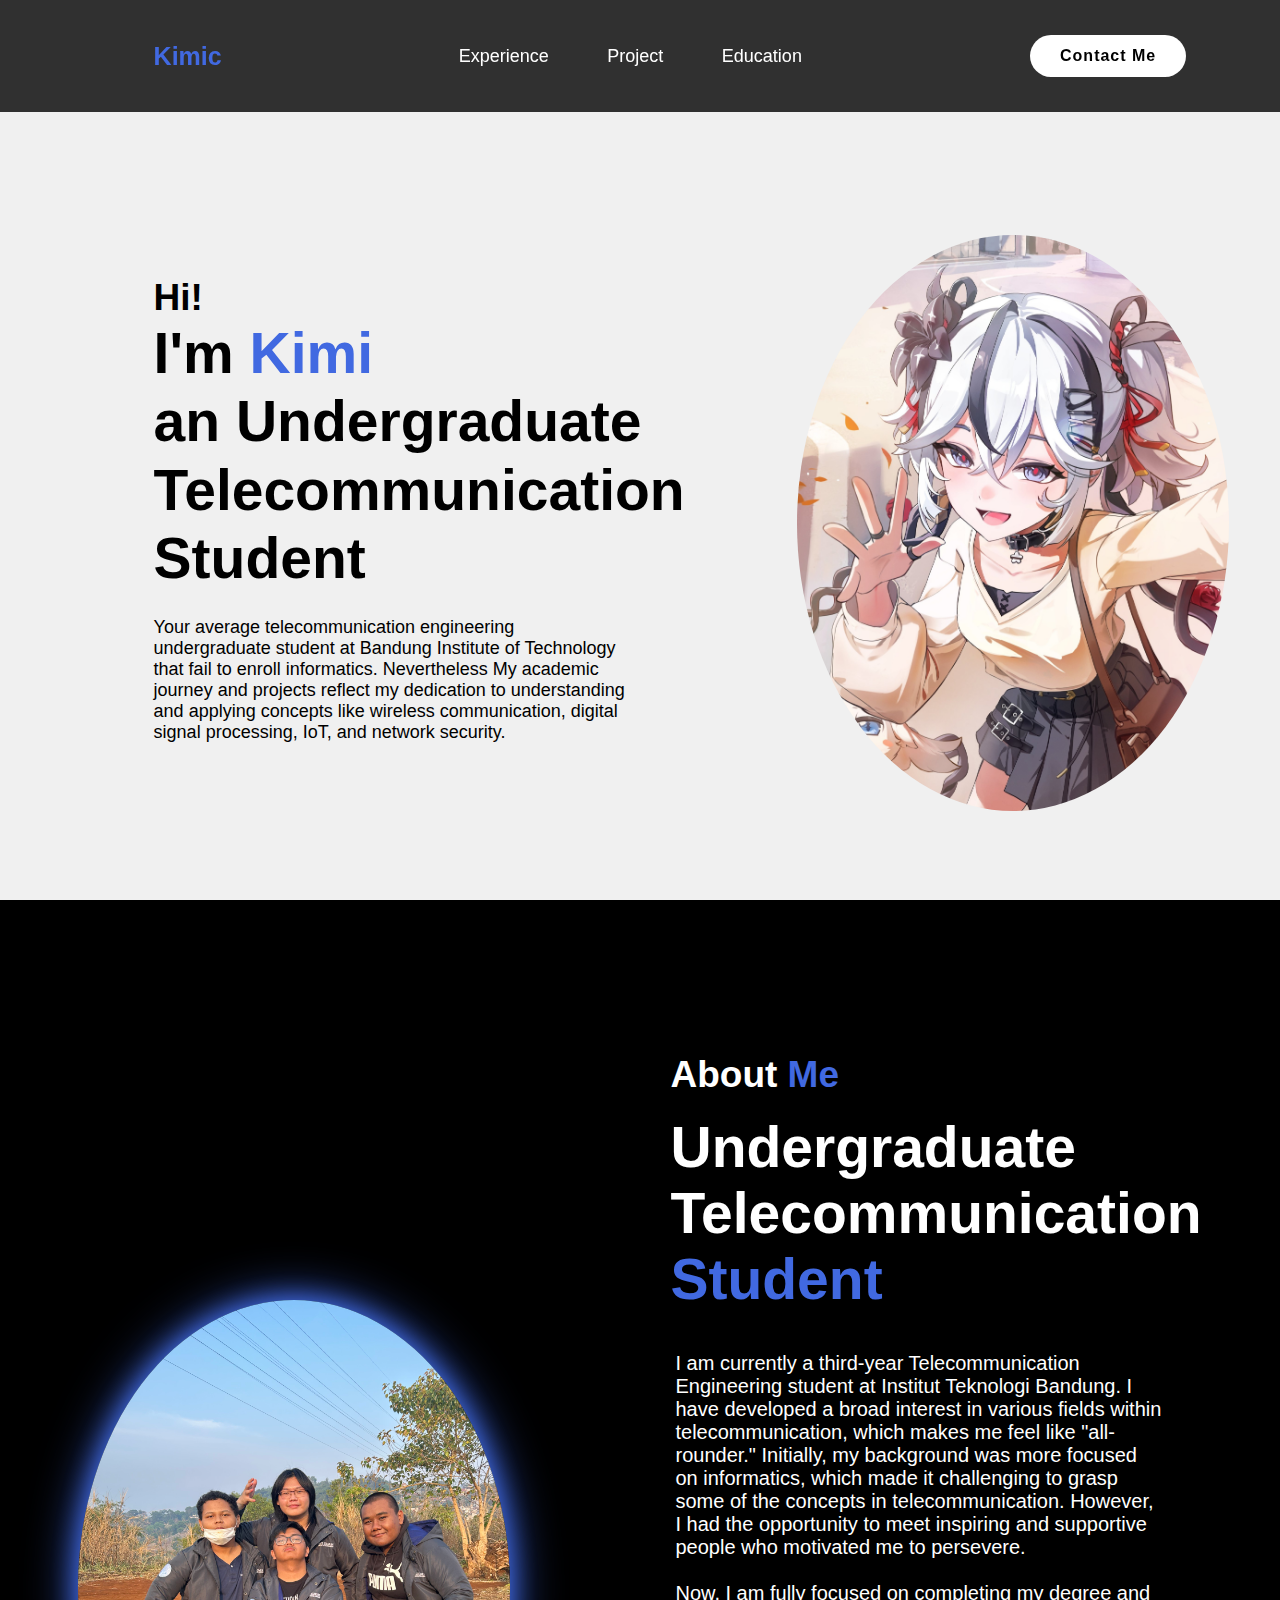
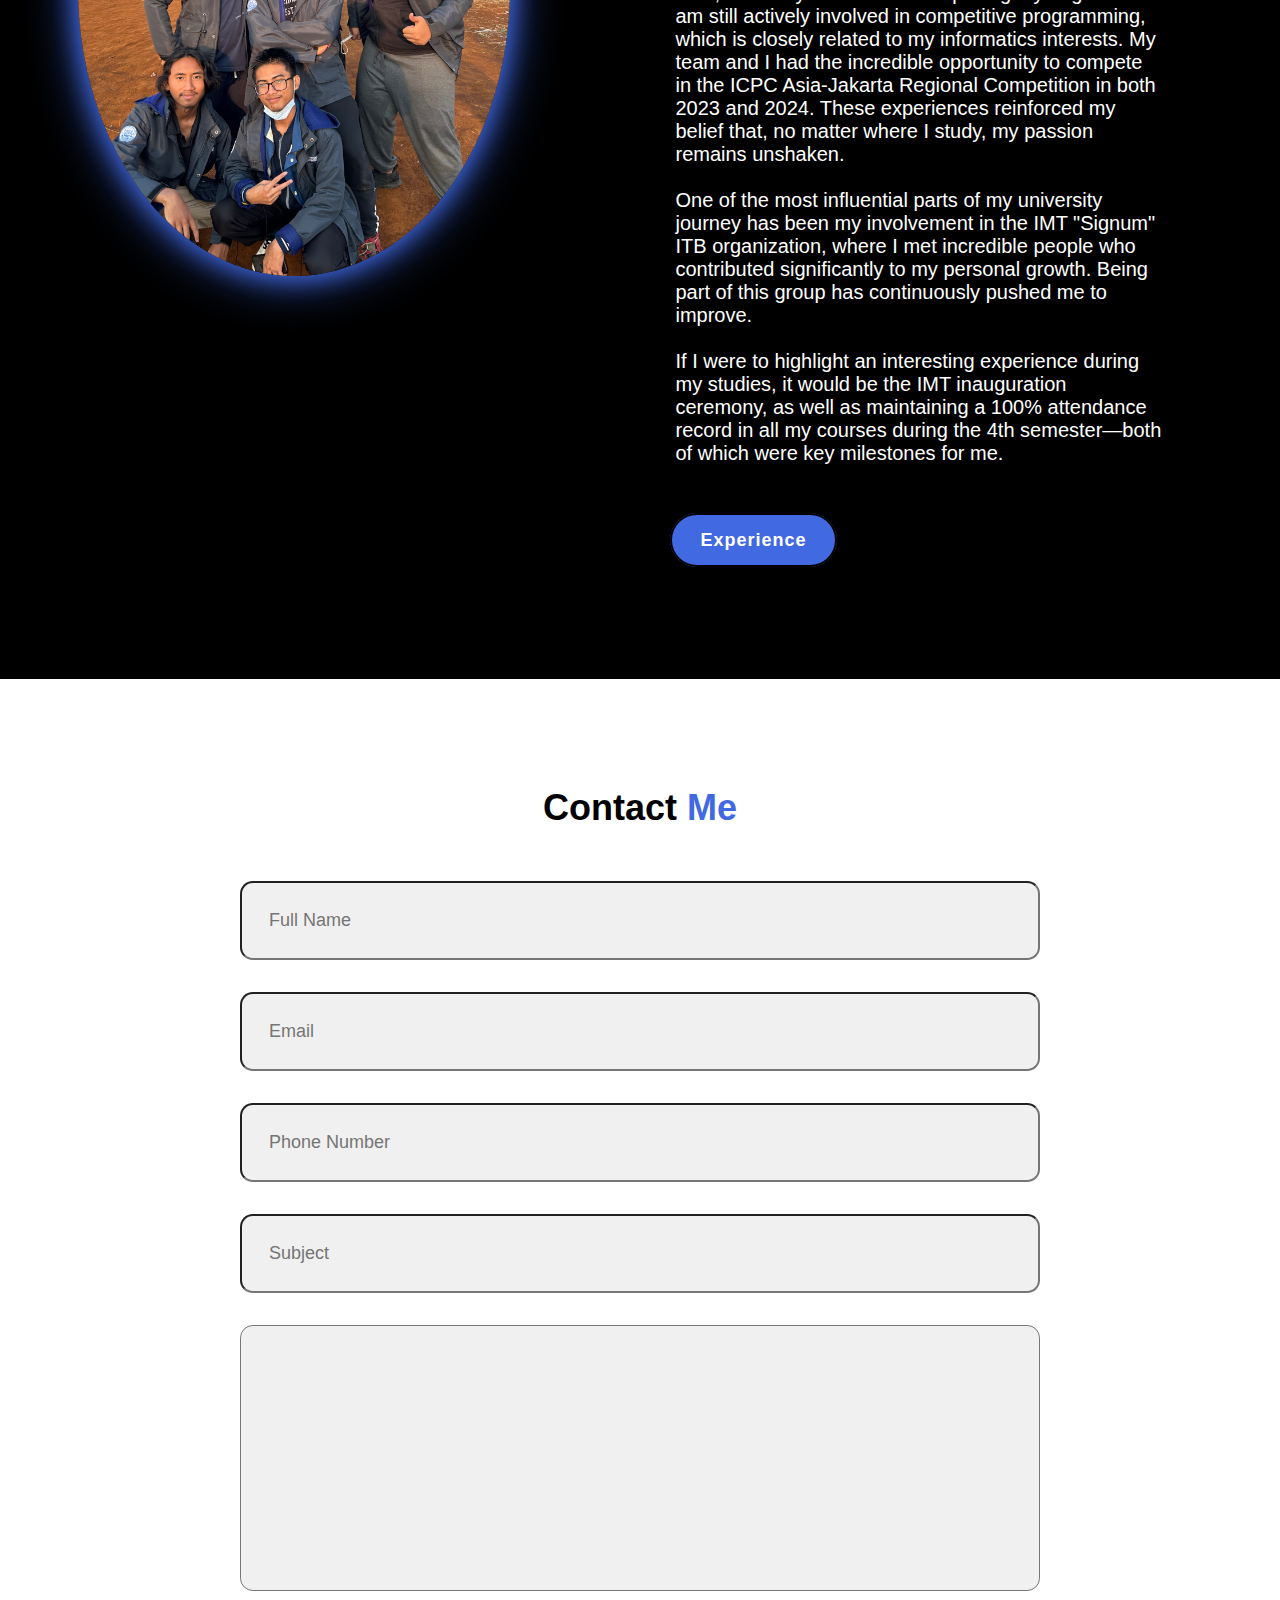
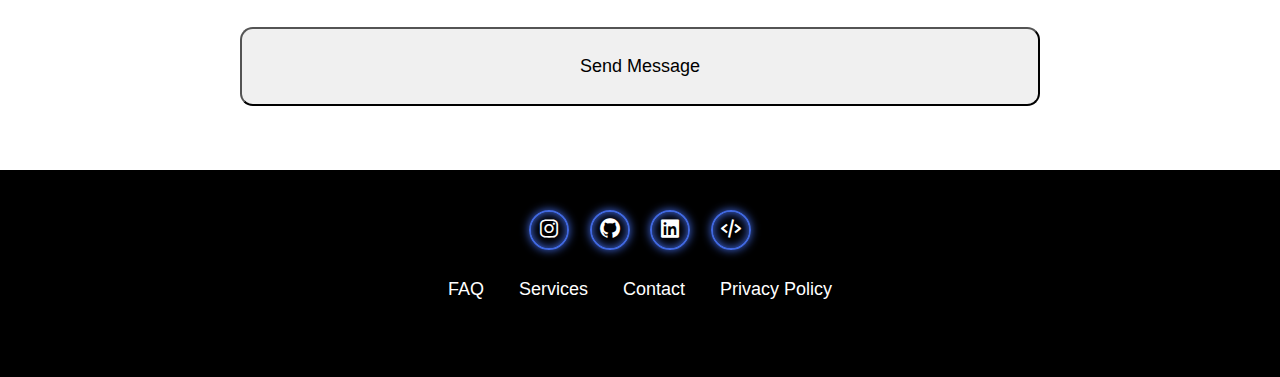
<file: index.html>
<!DOCTYPE html>
<html lang="en">
<head>
    <meta charset="UTF-8"
    <meta name="viewport" content="width=device-width, initial-scale=1.0">
    <title>
        profile-kimic
    </title>
    <link rel="stylesheet" href="style.css">
    <link href='https://unpkg.com/boxicons@2.1.4/css/boxicons.min.css' rel='stylesheet'>
</head>
<body>
    <header class="header">
        <a href="#" class="logo"><span>Kimic
        </span></a>

    


        <nav class="navbar">
            <a href="#exp">Experience</a>
            <a href="KIMI-IOT-PROJECT.pdf" download target="_blank">Project</a>
            <a href="https://itb.ac.id/">Education</a>
    
        </nav>

    
        <a href="#contact-me" class="contact">Contact Me</a>
        <i class='bx bx-menu menu-icon'></i>
    </header>

    <section class="home">
        <div class="home-content">
            <h3>Hi!</h3>
            <h1>I'm <span>Kimi<br></span>an Undergraduate Telecommunication Student</h1>

            <p>Your average telecommunication engineering
                undergraduate student at Bandung Institute of Technology that fail to enroll informatics. Nevertheless
                My academic journey and projects reflect my dedication to understanding 
                and applying concepts like wireless communication, digital signal processing, 
                IoT, and network security.
            </p>

            
            
        </div>
        <div class="img-box">
            <img src="camellya.jpg" alt="">
        </div>
    </section>

    <section class="about" id="exp">
        <div class="about-img">
            <img src="about.jpg" alt="">
        </div>

        <div class="about-content">
            <h2 class="heading">About <span>Me</span></h2><br>
            <h3>Undergraduate Telecommunication <span>Student</span></h3>
            <p>
                I am currently a third-year Telecommunication Engineering student at Institut Teknologi Bandung. 
                I have developed a broad interest in various fields within telecommunication, which makes me 
                feel like "all-rounder." Initially, my background was more focused on informatics, which made
                 it challenging to grasp some of the concepts in telecommunication. However, I had the opportunity 
                 to meet inspiring and supportive people who motivated me to persevere.<br><br>

                Now, I am fully focused on completing my degree and am still actively involved in competitive programming, 
                which is closely related to my informatics interests. My team and I had the incredible opportunity to compete in the 
                ICPC Asia-Jakarta Regional Competition in both 2023 and 2024. These experiences reinforced my belief that, no matter where 
                I study, my passion remains unshaken.<br><br>

                One of the most influential parts of my university journey has been my involvement in 
                the IMT "Signum" ITB organization, where I met incredible people who contributed significantly to 
                my personal growth. Being part of this group has continuously pushed me to improve.<br><br>

                If I were to highlight an interesting experience during my studies, it would be the IMT inauguration ceremony, 
                as well as maintaining a 100% attendance record in all my courses during the 4th semester—both of which were key 
                milestones for me.


            </p>

            <a href="#exp" class="button-2">Experience</a>
        </div>
    </section>

    <div id="contact-me"></div>

    <section class="contact-form">
        <h2 class="contact-me">Contact <span>Me</span></h2>

        <form action="#">
            <div class="input-box">
                <input type="text" placeholder="Full Name">
                <input type="email" placeholder="Email"
            </div>

            <div class="input-box">
                <input type="number" placeholder="Phone Number">
                <input type="text" placeholder="Subject">
            </div>

            <textarea name="" id="" cols="30"
            rows="10" placeholder="Your Message">
            </textarea>
            <input type="submit" value="Send Message" class="button1">
        </form>
    </section>

    <footer class="kaki">

        <div class="social">
            <a href="https://instagram.com/kimi.rafif"><i class='bx bxl-instagram'></i></a>
            <a href="https://github.com/Kimichigiri"><i class='bx bxl-github' ></i></a>
            <a href="https://www.linkedin.com/in/kimi-rafif-asyadda-88589731a/"><i class='bx bxl-linkedin-square' ></i></a>
            <a href="https://leetcode.com/u/KimicLC/"><i class='bx bx-code-alt' ></i></a>
        </div>

        <ul class="list">
            <li>
                <a href="#">FAQ</a>
            </li>
            <li>
                <a href="#">Services</a>
            </li>
            <li>
                <a href="#contact-me">Contact</a>
            </li>
            <li>
                <a href="#">Privacy Policy</a>
            </li>
        </ul>

        <p class="copyright"></p>© 2024 Kimi | All Rights Reserved
    </footer>

    
    <script>
        const menuIcon = document.querySelector('.menu-icon');
        const navbar = document.querySelector('.navbar');

        menuIcon.addEventListener('click', () => {
            navbar.classList.toggle('active');
        });

      
        document.querySelectorAll('.navbar a').forEach(link => {
            link.addEventListener('click', () => {
                navbar.classList.remove('active');
            });
        });
    </script>
</body>
</html>
</file>
<file: style.css>
*{
    margin: 0;
    padding: 0;
    box-sizing: border-box;
    font-family: 'Popppins',sans-serif;
    text-decoration: none;
    list-style: none;
}

.header{
    position: fixed;
    top: 0;
    left: 0;
    width: 100%;
    padding: 35px 12%;
    background: rgba(0, 0, 0, 0.8);
    backdrop-filter: blur(10px);
    display: flex;
    justify-content: space-between;
    align-items: center;
    z-index: 100;
}

.logo{
    font-size: 25px;
    color: white;
    font-weight: 600;
    transition: 0.3s ease;

}

.logo:hover{
    color: royalblue;
    text-shadow:    0 0 25px royalblue,
                    0 0 50px royalblue;
    transform: scale(1.1);
        
}

span{
    color: royalblue;
}

@media screen and (min-width: 768px) {
    .navbar {
        transform: translateX(93px);
    }
}

.navbar a{
    font-size: 18px;
    color: white;
    font-weight: 500;
    margin: 0 27px;
    border-bottom: 3px solid transparent;
    transition: 0.3s ease;
    

}



.navbar a:hover,
.navbar a.active{
    color: royalblue;
    border-bottom: 3px solid royalblue;

}

html{
    scroll-behavior: smooth;
}

.body{
    padding-top: 100px;
}

.contact{
    padding: 10px 28px;
    background-color: white;
    color: black;
    border: 2px solid transparent;
    border-radius: 30px;
    font-size: 16px;
    letter-spacing: 1px;
    font-weight: 600;
    transition: 0.3s ease;
    transform: translateX(177px); /* Adjust the value as needed */
}

.contact:hover{
    background-color: royalblue;
    box-shadow: 0 0 25px royalblue;
    color: white;
}

.home{
    width: 100%;
    min-height: 100vh;
    background: rgb(240, 240, 240);
    display: flex;
    align-items: center;
    gap: 7em;
    padding: 150px 12% 0;
 

}

.home-content{
    max-width: 800px;


}

.home-content h3{
    font-size: 37px;

}

.home-content h1{
    font-size: 57px;
    line-height: 1.2;
}

.home-content p{
    font-size: 18px;
    margin: 25px 0 30px;
    margin-right: 50px;
}

.button-box{
    width:345px;
    display: flex;
    gap: 2em;
}

.button-1{
    padding: 15px 28px;
    background-color: black;
    color: white;
    border: 2px solid transparent;
    border-radius: 8px;
    font-size: 18px;
    letter-spacing: 1px;
    font-weight: 600;
    transition: 0.3 ease;
    cursor: pointer;

}

.button-1:hover{
    background-color: white;
    color: black;
    border: 2px solid black;
}


.button-2:hover{
    background-color: white;
    color: royalblue;
}

.img-box img{
    border-radius: 50%;
    width: 432px;
    
}

::-webkit-scrollbar{
    width: 15px;
}

::-webkit-scrollbar-thumb{
    background-color: royalblue;
}

::-webkit-scrollbar-track{
    background-color: rgba(0, 0, 0, 0.6);
    width: 50px;
}

.about{
    display: flex;
    justify-content: center;
    align-items: center;
    padding: 12% 8%;
    gap: 10em;
    background: black;
}

.about-img img{
    position: relative;
    width: 432px;
    box-shadow: 0 0 25px royalblue,
                0 0 50px royalblue;;
    border-radius: 50%;
}

.about-content h2{
    text-align: left;
    color: white;
    font-size: 37px;
}

.about-content h3{
    font-size: 57px;
    color: white;
}

.about-content p{
    color:white;
    font-size: 20px;
    margin: 2em;
    margin-left: 5px;
 
}

.button-2{
    padding: 15px 28px;
    background-color: royalblue;
    color: white;
    border: 2px solid black;
    border-radius: 30px;
    font-size: 18px;
    letter-spacing: 1px;
    font-weight: 600;   
    transform: translateY(20px);
    transition: 0.3 ease;
    cursor: pointer;
    position: relative;
    top: 25px;
    
}


.contact-form h2{
    text-align: center;
    margin-top: 3em;
    margin-bottom: 1em;
    font-size: 36px;
}

.contact-form form{
    max-width: 50em;
    margin: 1rem auto;
    text-align: center;
    margin-bottom: 3em;
}

.contact-form form .input-box input,
.contact-form form textarea{
    width: 100%;
    padding: 1.5em;
    font-size: 18px;
    color: black;
    background: rgb(240, 240, 240);
    border-radius: .8rem;
    margin: 1rem 0;
    resize: none;

}
    
.kaki{
    position: relative;
    bottom: 0;
    width: 100%;
    padding: 40px 0;
    background-color: black;
}

.kaki .social{
    text-align: center;
    padding-bottom: 25px;
    color: white;
}

.kaki .social a{
    font-size: 24px;
    color: white;
    border: 2px solid royalblue;
    width: 40px;
    height: 40px;
    line-height: 38px;
    display: inline-block;
    text-align: center;
    border-radius: 50%;
    margin: 0 8px;
    box-shadow: inset 0 0 10px royalblue, 0 0 10px royalblue;
    transition: 0.3s ease;
}

.kaki .social a:hover{
    transform: scale(1.2)translateY(-10px);
    color: royalblue;
    border: 2px solid royalblue;
}

.kaki ul{
    margin-top: 0;
    padding: 0;
    font-size: 18px;
    line-height: 1.6;
    margin-bottom: 0;
    text-align: center;
}

.kaki ul li a{
    color: white;
    border-bottom: 3px solid transparent;
    transition: 0.3s ease;
}

.kaki ul li a:hover{
    border-bottom: 3px solid royalblue;
}

.kaki ul li{
    display: inline-block;
    padding: 0 15px;
}

.kaki .copyright{
    margin-top: 15px;
    text-align: center;
    font-size: 12px;
    color: white;
}



/* Mobile Styles */
@media (max-width: 768px) {
    .header {
        padding: 20px 5%;
    }

    .logo {
        font-size: 20px;
    }

    .navbar {
        flex-direction: column;
        margin-top: 10px;

    }

    .navbar a {
        margin: 10px 0;
    }

    .contact {
        padding: 8px 20px;
        font-size: 14px;
    }

    .home {
        padding: 80px 5%;
        flex-direction: column;
        align-items: center;
    }

    .home-content {
        text-align: center;
        max-width: 100%;
    }

    .home-content h3 {
        font-size: 30px;
    }

    .home-content h1 {
        font-size: 45px;
    }

    .home-content p {
        font-size: 16px;
        margin-right: 0;
    }

    .button-box {
        flex-direction: column;
        gap: 10px;
        align-items: center;
    }

    .img-box img {
        width: 250px;
    }

    .about {
        padding: 8% 5%;
        flex-direction: column;
        align-items: center;
        gap: 5em;
    }

    .about-img img {
        width: 250px;
    }

    .about-content h2, .about-content h3 {
        font-size: 28px;
    }

    .about-content p {
        font-size: 16px;
    }

    .contact-form form {
        max-width: 90%;
    }

    .contact-form form .input-box input,
    .contact-form form textarea {
        padding: 1em;
    }
}

/* Add this to your existing CSS */

/* Hamburger menu icon */
.menu-icon {
    display: block;
    cursor: pointer;
    font-size: 0px;

}

/* Update your media queries */
@media (max-width: 768px) {
    .header {
        padding: 20px 5%;
       
    }

    .menu-icon {
        display: none;
        cursor: pointer;
        font-size: 24px;
        color: white;
    }

    .navbar {
        position: absolute;
        top: 100%;
        left: 0;
        width: 100%;
        padding: 1rem 3%;
        background: rgba(0, 0, 0, 0.9);
        border-top: 1px solid rgba(255, 255, 255, 0.1);
        display: none;
    }

    .navbar.active {
        display: block;
    }

    .navbar a {
        display: block;
        margin: 15px 0;
        text-align: center;
        font-size: 16px;
    }

    .contact {
        display: none; /* Hide contact button in mobile view */
    }

    /* Home section adjustments */
    .home {
        padding: 100px 5% 20px;
        gap: 3em;
    }

    .home-content h3 {
        font-size: 28px;
        text-align: center;
    }

    .home-content h1 {
        font-size: 36px;
        text-align: center;
    }

    .home-content p {
        font-size: 16px;
        text-align: center;
        margin: 15px 0;
    }

    .button-box {
        width: 100%;
        flex-direction: column;
        align-items: center;
    }

    .img-box img {
        width: 250px;
        margin-top: 20px;
    }

    /* About section adjustments */
    .about {
        padding: 60px 5%;
        gap: 3em;
    }

    .about-img img {
        width: 250px;
    }

    .about-content {
        text-align: center;
    }

    .about-content h2 {
        font-size: 28px;
    }

    .about-content h3 {
        font-size: 24px;
    }

    .about-content p {
        font-size: 16px;
        margin: 1em 0;
    }

    /* Contact form adjustments */
    .contact-form form {
        padding: 0 20px;
    }

    .input-box {
        flex-direction: column;
    }

    .input-box input {
        width: 100%;
        margin: 10px 0;
    }

    /* Footer adjustments */
    .kaki ul li {
        padding: 0 10px;
        margin: 5px 0;
    }

    .kaki .social a {
        margin: 0 5px;
    }
}

/* Add a smaller breakpoint for very small devices */
@media (max-width: 480px) {
    .home-content h1 {
        font-size: 28px;
    }

    .img-box img {
        width: 200px;
    }

    .about-img img {
        width: 200px;
    }
}
</file>
